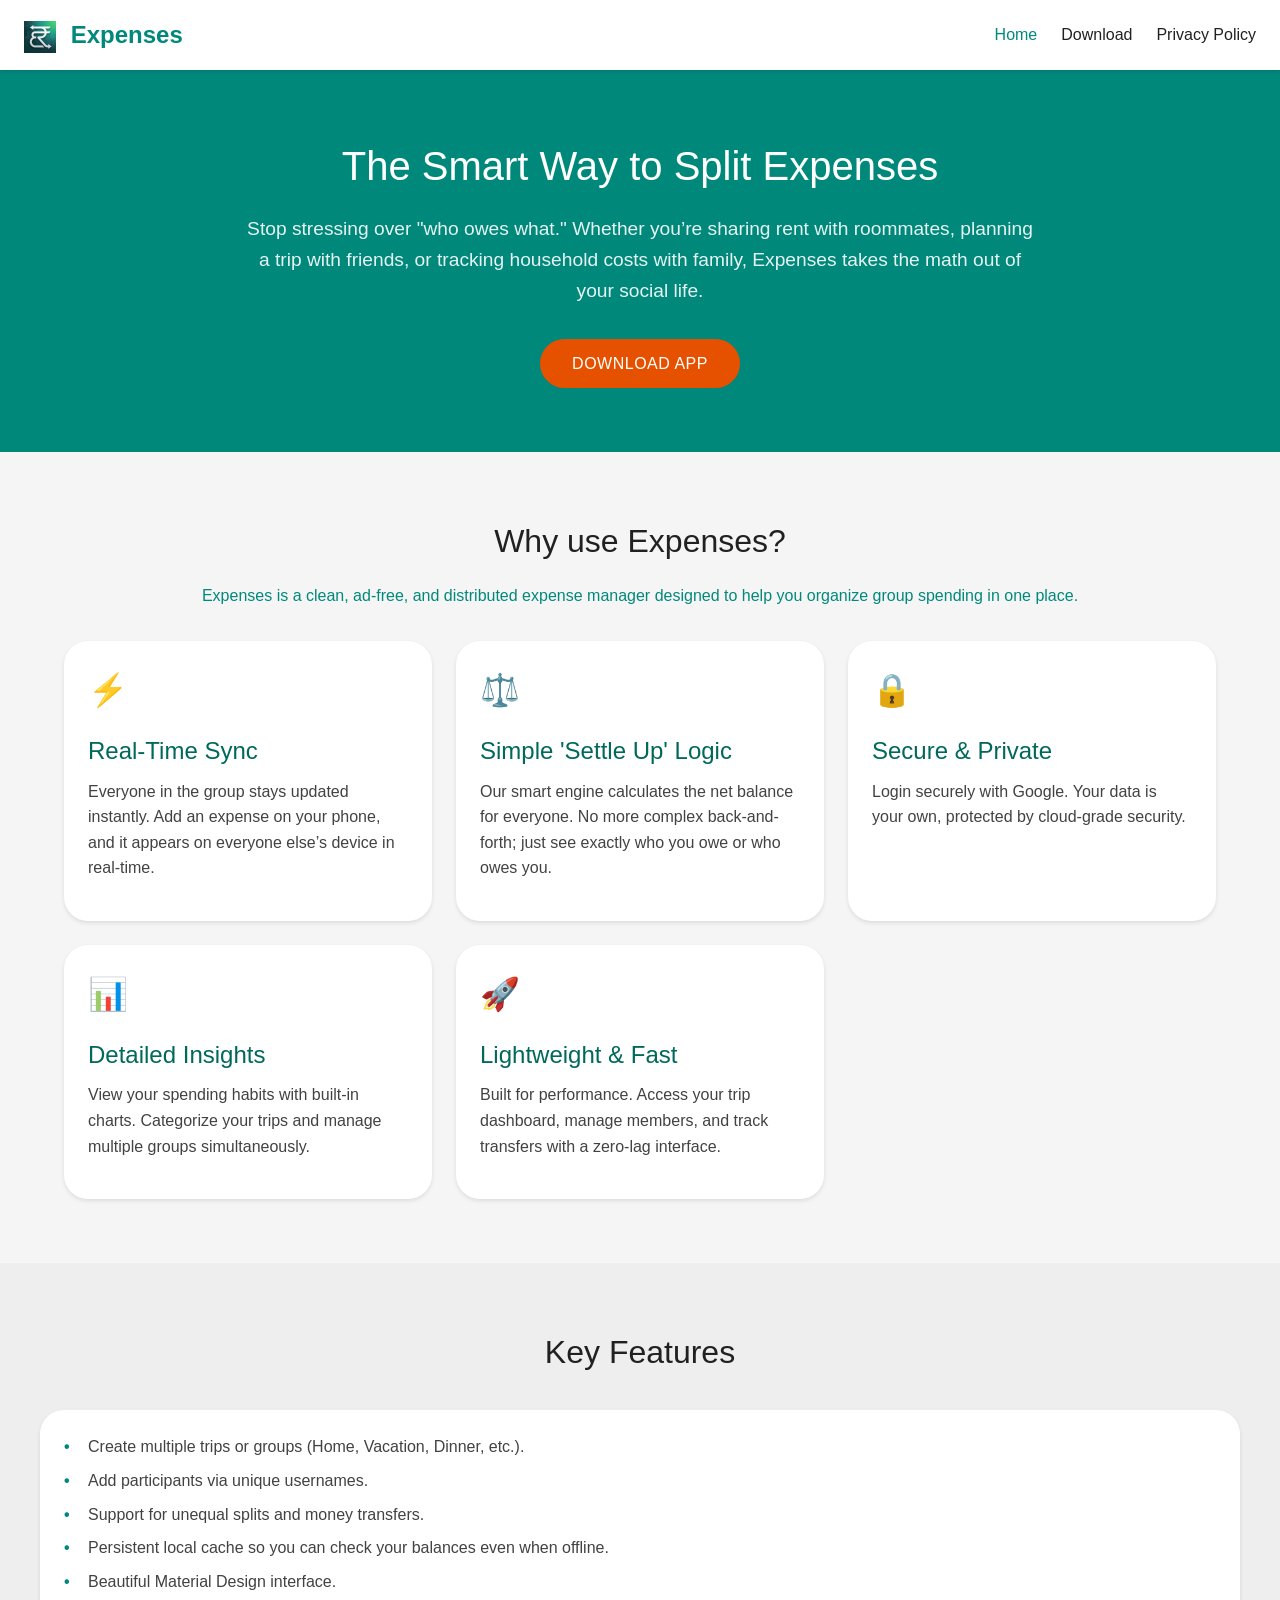
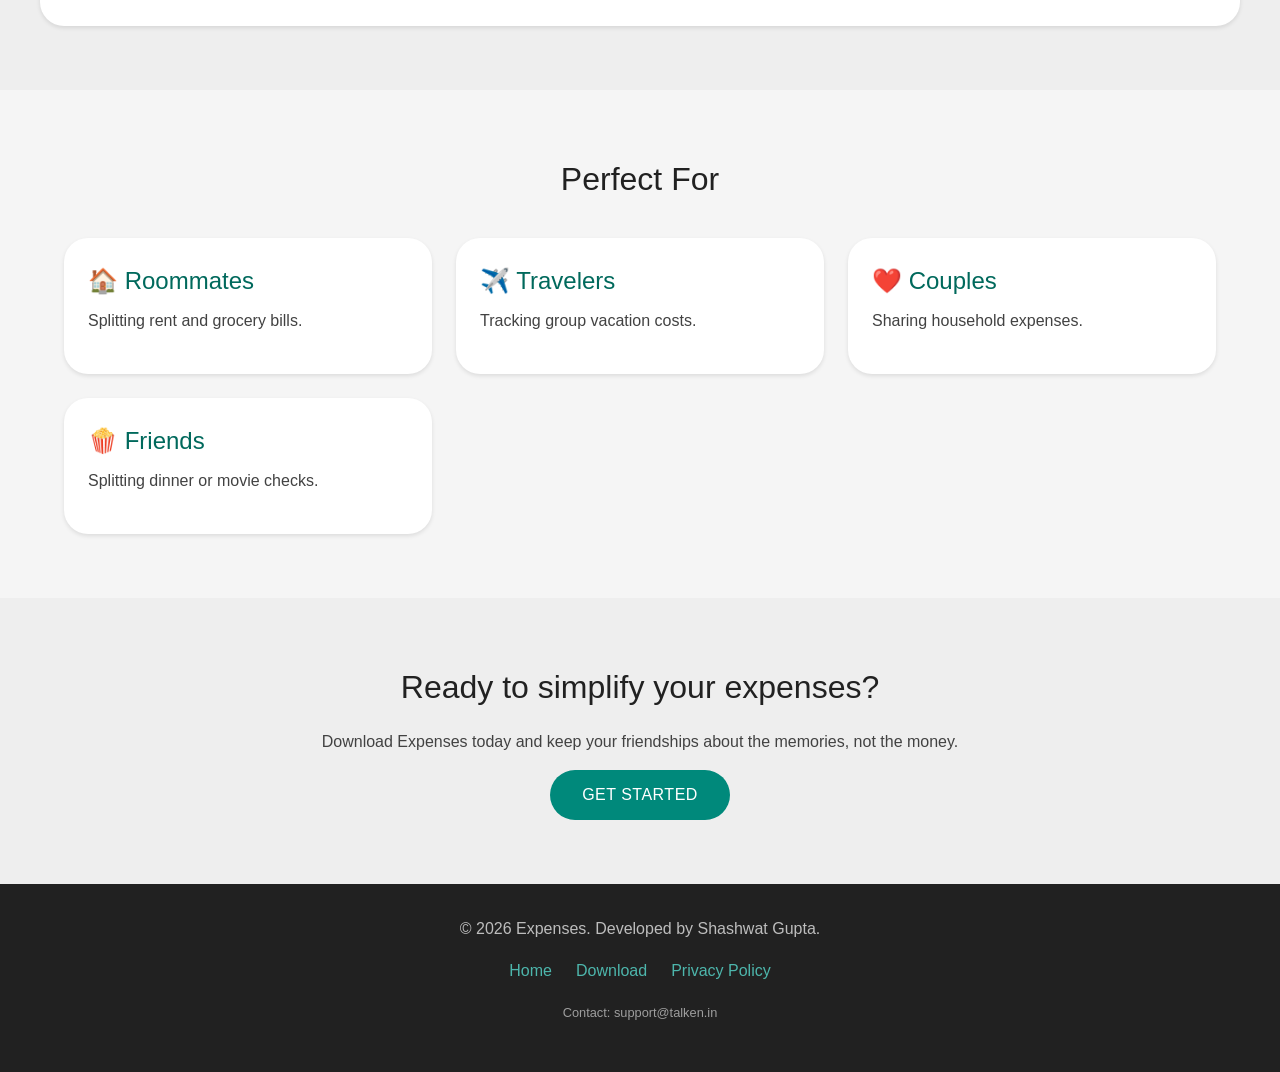
<file: index.html>
<!DOCTYPE html>
<html lang="en">
<head>
    <meta charset="UTF-8">
    <meta name="viewport" content="width=device-width, initial-scale=1.0">
    <title>Expenses - The Smart Way to Split Expenses</title>
    <link rel="stylesheet" href="styles.css">
    <link rel="icon" type="image/png" href="icon.png">
    <meta name="description" content="Simplify group expenses, track shared bills, and settle up with ease. Best for roommates, travelers, and couples.">
</head>
<body>

    <!-- Navbar -->
    <nav class="navbar">
        <div class="navbar-brand">
            <img src="icon.png" alt="Expenses Logo" style="height: 32px; vertical-align: middle; margin-right: 8px;">
            Expenses
        </div>
        <div class="navbar-links">
            <a href="index.html" class="active">Home</a>
            <a href="download.html">Download</a>
            <a href="privacy.html">Privacy Policy</a>
        </div>
    </nav>

    <!-- Hero Section -->
    <header class="hero">
        <h1>The Smart Way to Split Expenses</h1>
        <p>Stop stressing over "who owes what." Whether you’re sharing rent with roommates, planning a trip with friends, or tracking household costs with family, Expenses takes the math out of your social life.</p>
        <a href="download.html" class="btn btn-accent">Download App</a>
    </header>

    <!-- About Section -->
    <section class="section container">
        <div class="section-title">
            <h2>Why use Expenses?</h2>
            <p>Expenses is a clean, ad-free, and distributed expense manager designed to help you organize group spending in one place.</p>
        </div>
        
        <div class="card-grid">
            <div class="card">
                <div class="card-icon">⚡</div>
                <h3>Real-Time Sync</h3>
                <p>Everyone in the group stays updated instantly. Add an expense on your phone, and it appears on everyone else’s device in real-time.</p>
            </div>
            <div class="card">
                <div class="card-icon">⚖️</div>
                <h3>Simple 'Settle Up' Logic</h3>
                <p>Our smart engine calculates the net balance for everyone. No more complex back-and-forth; just see exactly who you owe or who owes you.</p>
            </div>
            <div class="card">
                <div class="card-icon">🔒</div>
                <h3>Secure & Private</h3>
                <p>Login securely with Google. Your data is your own, protected by cloud-grade security.</p>
            </div>
            <div class="card">
                <div class="card-icon">📊</div>
                <h3>Detailed Insights</h3>
                <p>View your spending habits with built-in charts. Categorize your trips and manage multiple groups simultaneously.</p>
            </div>
            <div class="card">
                <div class="card-icon">🚀</div>
                <h3>Lightweight & Fast</h3>
                <p>Built for performance. Access your trip dashboard, manage members, and track transfers with a zero-lag interface.</p>
            </div>
        </div>
    </section>

    <!-- Key Features Section -->
    <section class="section section-alt">
        <div class="container">
            <div class="section-title">
                <h2>Key Features</h2>
            </div>
            <div class="card">
                <ul class="feature-list">
                    <li>Create multiple trips or groups (Home, Vacation, Dinner, etc.).</li>
                    <li>Add participants via unique usernames.</li>
                    <li>Support for unequal splits and money transfers.</li>
                    <li>Persistent local cache so you can check your balances even when offline.</li>
                    <li>Beautiful Material Design interface.</li>
                </ul>
            </div>
        </div>
    </section>

    <!-- Use Cases Section -->
    <section class="section container">
        <div class="section-title">
            <h2>Perfect For</h2>
        </div>
        <div class="card-grid">
            <div class="card">
                <h3>🏠 Roommates</h3>
                <p>Splitting rent and grocery bills.</p>
            </div>
            <div class="card">
                <h3>✈️ Travelers</h3>
                <p>Tracking group vacation costs.</p>
            </div>
            <div class="card">
                <h3>❤️ Couples</h3>
                <p>Sharing household expenses.</p>
            </div>
            <div class="card">
                <h3>🍿 Friends</h3>
                <p>Splitting dinner or movie checks.</p>
            </div>
        </div>
    </section>

    <!-- CTA Section -->
    <section class="section section-alt" style="text-align: center;">
        <h2>Ready to simplify your expenses?</h2>
        <p>Download Expenses today and keep your friendships about the memories, not the money.</p>
        <a href="download.html" class="btn btn-primary">Get Started</a>
    </section>

    <!-- Footer -->
    <footer class="footer">
        <p>&copy; 2026 Expenses. Developed by Shashwat Gupta.</p>
        <div class="footer-links">
            <a href="index.html">Home</a>
            <a href="download.html">Download</a>
            <a href="privacy.html">Privacy Policy</a>
        </div>
        <p style="margin-top: 20px; font-size: 0.8rem; color: var(--text-disabled);">Contact: support@talken.in</p>
    </footer>

</body>
</html>
</file>
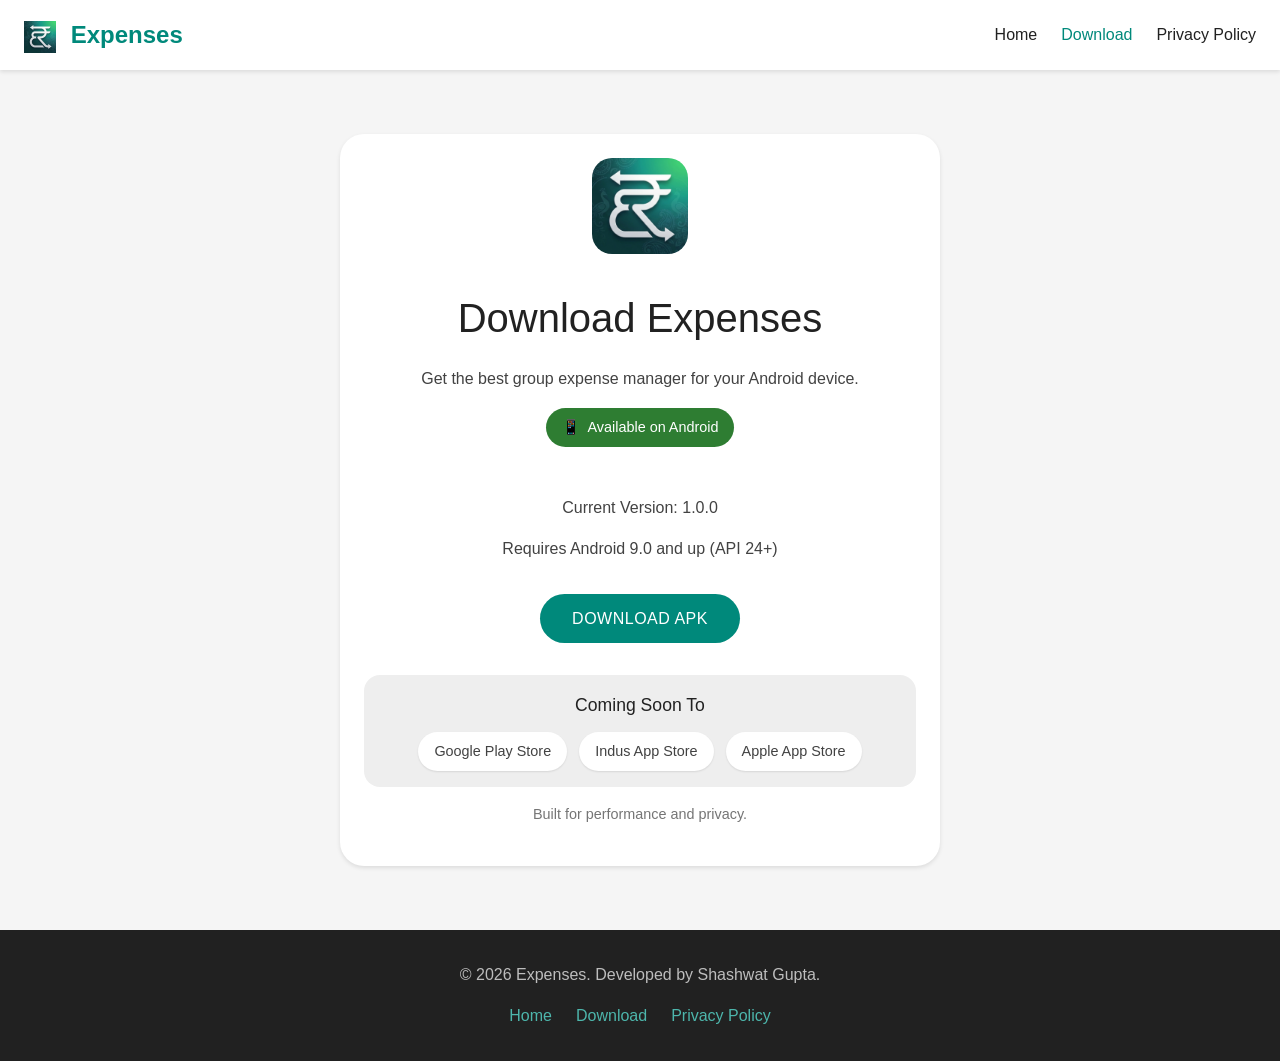
<file: download.html>
<!DOCTYPE html>
<html lang="en">
<head>
    <meta charset="UTF-8">
    <meta name="viewport" content="width=device-width, initial-scale=1.0">
    <title>Download - Expenses</title>
    <link rel="stylesheet" href="styles.css">
    <link rel="icon" type="image/png" href="icon.png">
</head>
<body>

    <!-- Navbar -->
    <nav class="navbar">
        <div class="navbar-brand">
            <img src="icon.png" alt="Expenses Logo" style="height: 32px; vertical-align: middle; margin-right: 8px;">
            Expenses
        </div>
        <div class="navbar-links">
            <a href="index.html">Home</a>
            <a href="download.html" class="active">Download</a>
            <a href="privacy.html">Privacy Policy</a>
        </div>
    </nav>

    <!-- Content -->
    <section class="section container">
        <div class="download-card card">
            <img src="icon.png" alt="Expenses App Icon" style="width: 96px; height: 96px; margin-bottom: 24px; border-radius: 20px;">
            <h1>Download Expenses</h1>
            <p>Get the best group expense manager for your Android device.</p>
            
            <div class="android-badge">
                <span>📱</span> Available on Android
            </div>

            <div style="margin: 32px 0;">
                <p>Current Version: 1.0.0</p>
                <p>Requires Android 9.0 and up (API 24+)</p>
            </div>

            <div style="display: flex; flex-direction: column; gap: 16px; align-items: center;">
                <a href="Expenses.apk" class="btn btn-primary btn-lg" download>
                    Download APK
                </a>
            </div>
            
            <div style="margin-top: 32px; padding: 16px; background-color: var(--section-background); border-radius: 16px;">
                <h3 style="margin-bottom: 12px; font-size: 1.1rem; color: var(--text-main);">Coming Soon To</h3>
                <div style="display: flex; gap: 12px; justify-content: center; flex-wrap: wrap;">
                    <span style="background: white; padding: 8px 16px; border-radius: 20px; font-size: 0.9rem; box-shadow: 0 1px 2px rgba(0,0,0,0.1);">Google Play Store</span>
                    <span style="background: white; padding: 8px 16px; border-radius: 20px; font-size: 0.9rem; box-shadow: 0 1px 2px rgba(0,0,0,0.1);">Indus App Store</span>
                    <span style="background: white; padding: 8px 16px; border-radius: 20px; font-size: 0.9rem; box-shadow: 0 1px 2px rgba(0,0,0,0.1);">Apple App Store</span>
                </div>
            </div>

            <p style="margin-top: 16px; font-size: 0.9rem; color: var(--text-secondary);">
                Built for performance and privacy.
            </p>
        </div>
    </section>

    <!-- Footer -->
    <footer class="footer">
        <p>&copy; 2026 Expenses. Developed by Shashwat Gupta.</p>
        <div class="footer-links">
            <a href="index.html">Home</a>
            <a href="download.html">Download</a>
            <a href="privacy.html">Privacy Policy</a>
        </div>
    </footer>

</body>
</html>
</file>
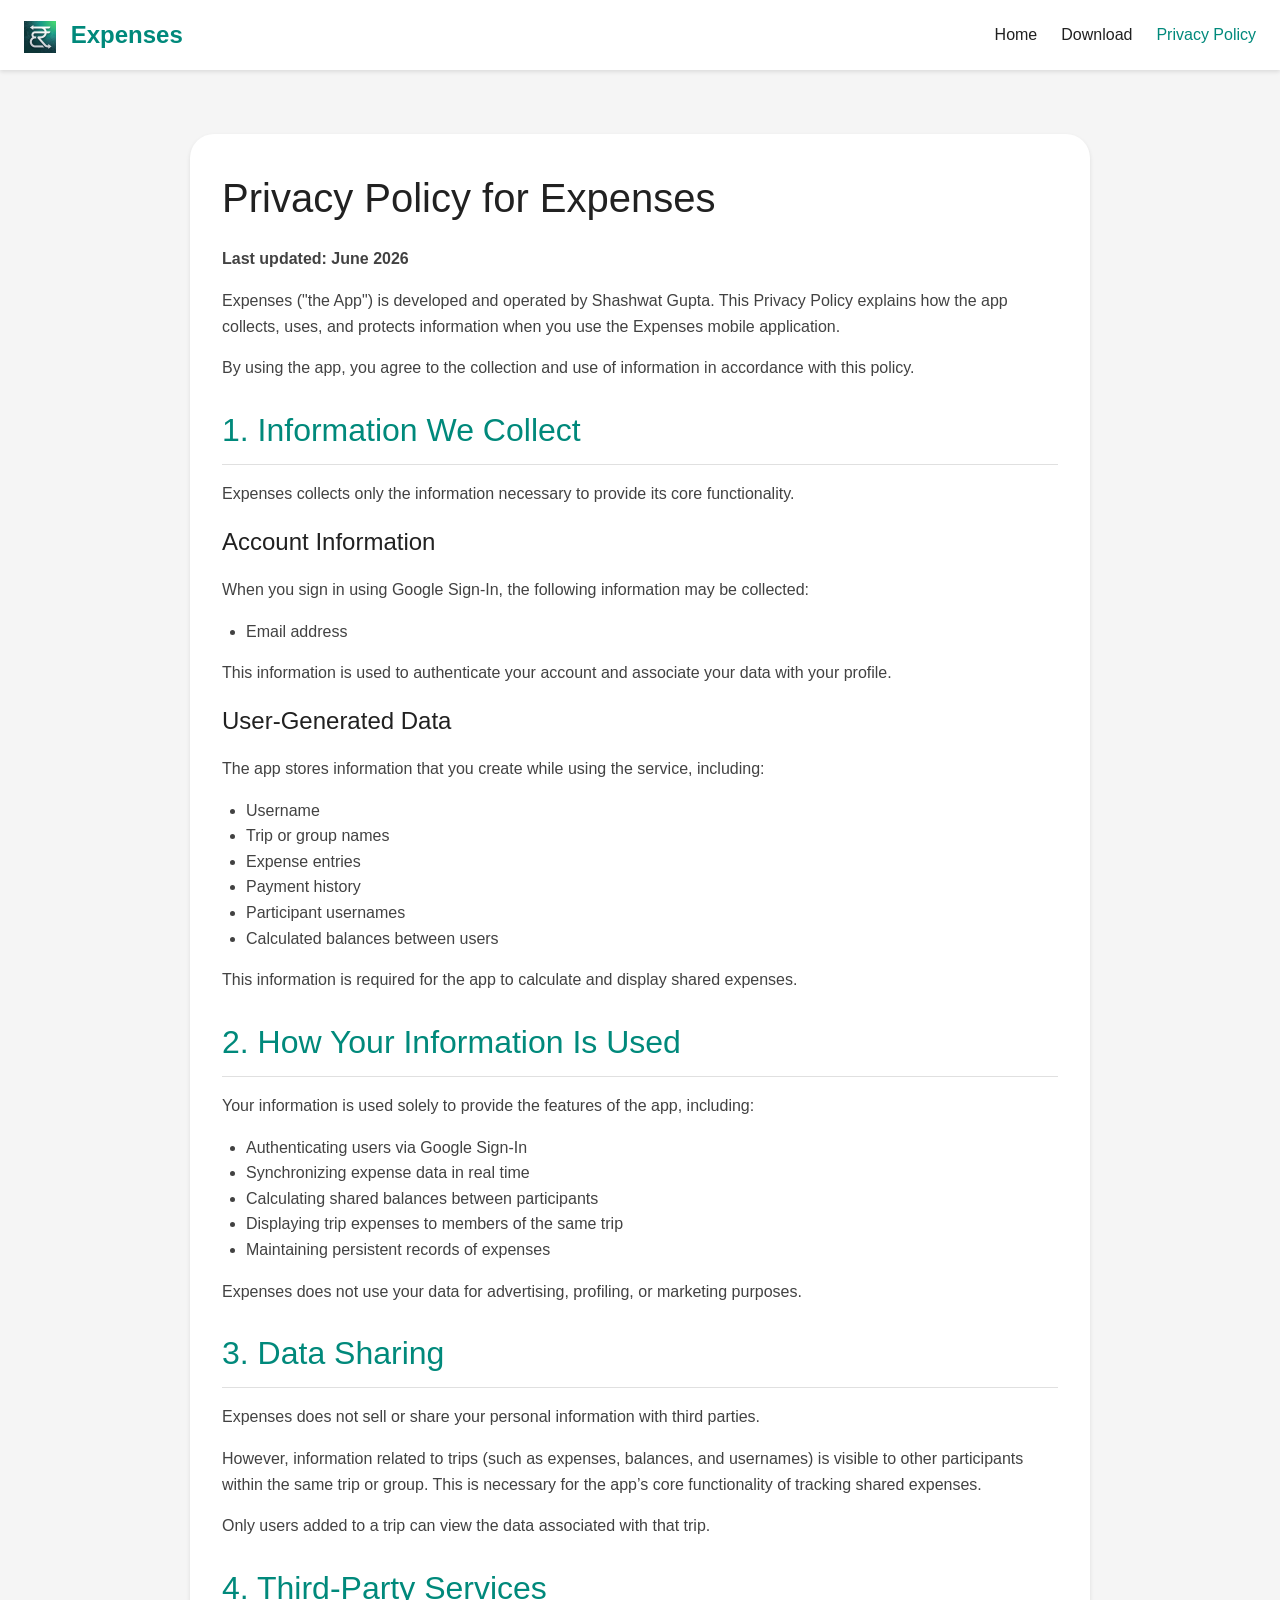
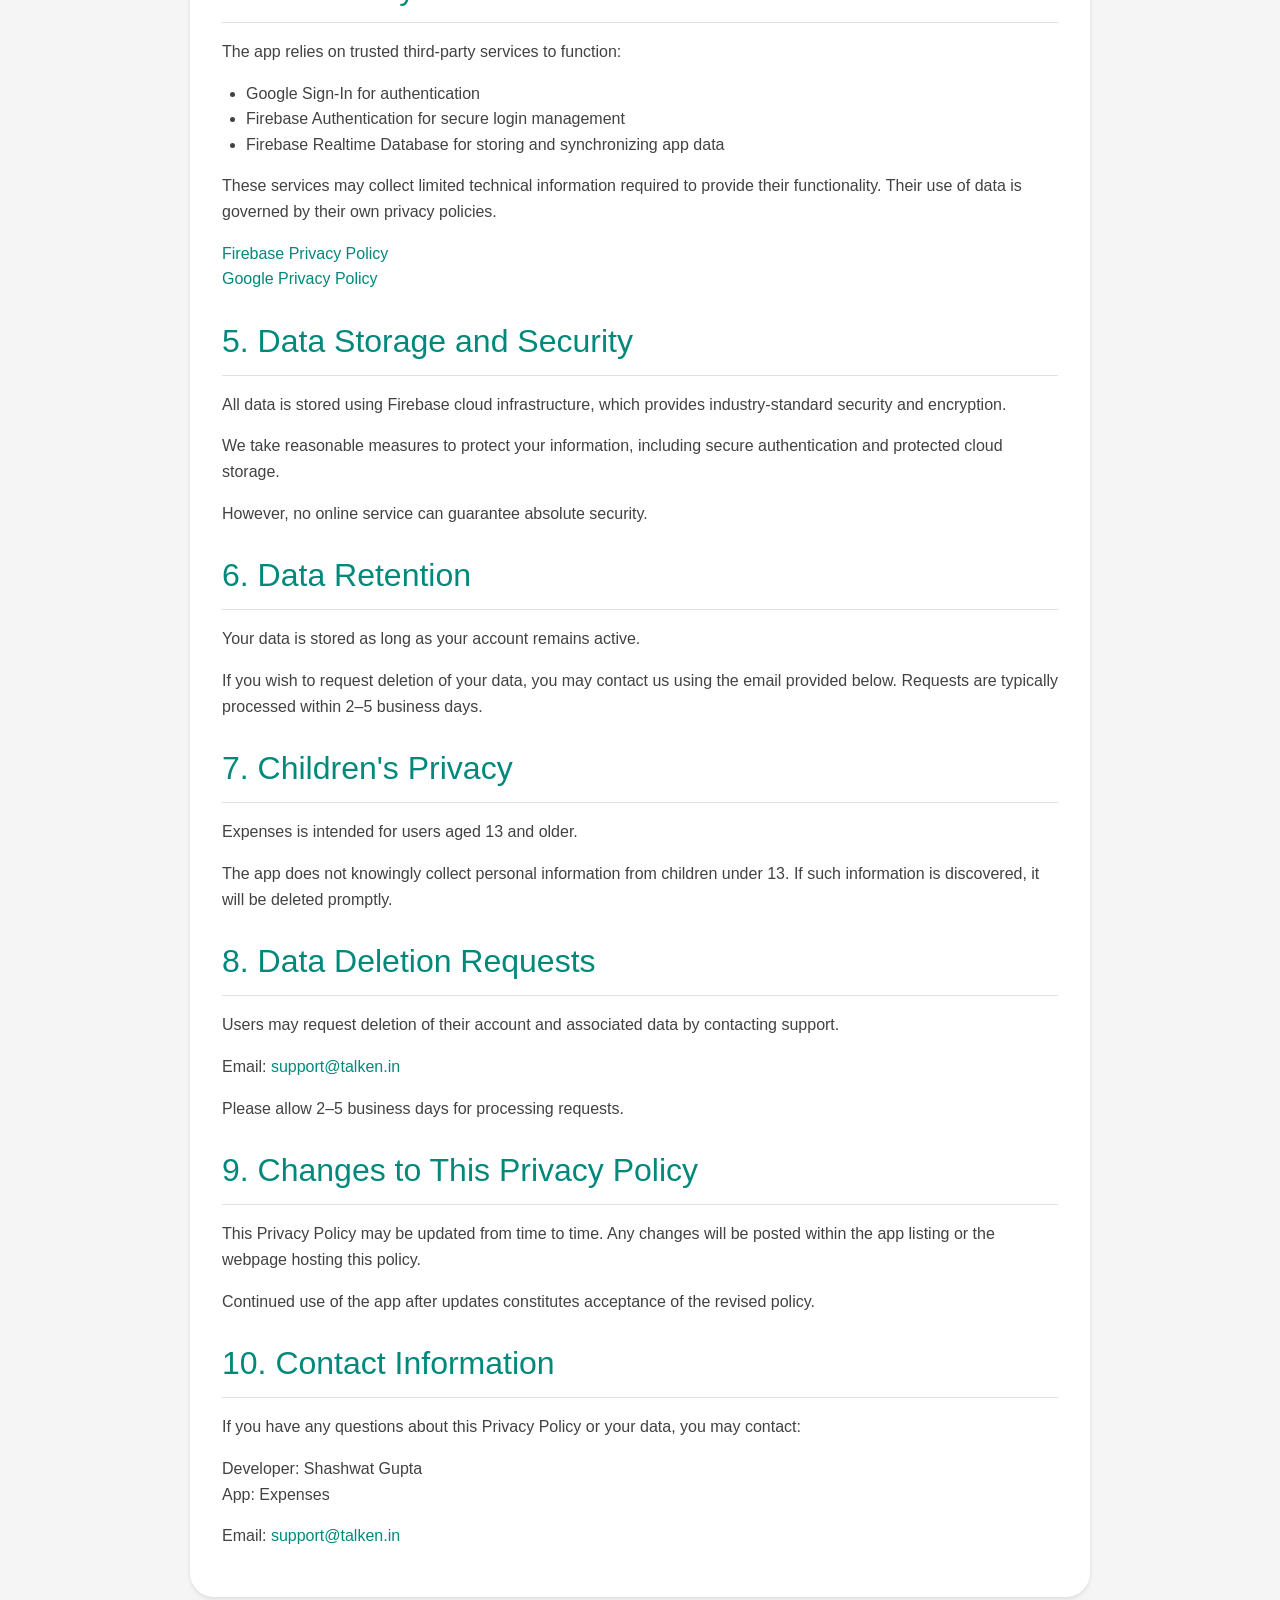
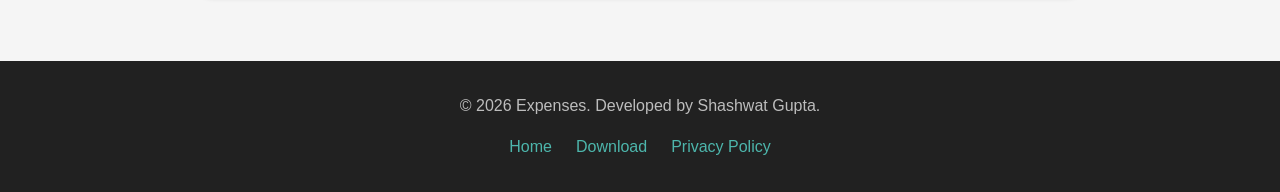
<file: privacy.html>
<!DOCTYPE html>
<html lang="en">
<head>
    <meta charset="UTF-8">
    <meta name="viewport" content="width=device-width, initial-scale=1.0">
    <title>Privacy Policy - Expenses</title>
    <link rel="stylesheet" href="styles.css">
    <link rel="icon" type="image/png" href="icon.png">
</head>
<body>

    <!-- Navbar -->
    <nav class="navbar">
        <div class="navbar-brand">
            <img src="icon.png" alt="Expenses Logo" style="height: 32px; vertical-align: middle; margin-right: 8px;">
            Expenses
        </div>
        <div class="navbar-links">
            <a href="index.html">Home</a>
            <a href="download.html">Download</a>
            <a href="privacy.html" class="active">Privacy Policy</a>
        </div>
    </nav>

    <!-- Content -->
    <div class="section container">
        <div class="privacy-content">
            <h1>Privacy Policy for Expenses</h1>
            <p><strong>Last updated: June 2026</strong></p>
            
            <p>Expenses ("the App") is developed and operated by Shashwat Gupta. This Privacy Policy explains how the app collects, uses, and protects information when you use the Expenses mobile application.</p>
            <p>By using the app, you agree to the collection and use of information in accordance with this policy.</p>

            <h2>1. Information We Collect</h2>
            <p>Expenses collects only the information necessary to provide its core functionality.</p>
            
            <h3>Account Information</h3>
            <p>When you sign in using Google Sign-In, the following information may be collected:</p>
            <ul>
                <li>Email address</li>
            </ul>
            <p>This information is used to authenticate your account and associate your data with your profile.</p>

            <h3>User-Generated Data</h3>
            <p>The app stores information that you create while using the service, including:</p>
            <ul>
                <li>Username</li>
                <li>Trip or group names</li>
                <li>Expense entries</li>
                <li>Payment history</li>
                <li>Participant usernames</li>
                <li>Calculated balances between users</li>
            </ul>
            <p>This information is required for the app to calculate and display shared expenses.</p>

            <h2>2. How Your Information Is Used</h2>
            <p>Your information is used solely to provide the features of the app, including:</p>
            <ul>
                <li>Authenticating users via Google Sign-In</li>
                <li>Synchronizing expense data in real time</li>
                <li>Calculating shared balances between participants</li>
                <li>Displaying trip expenses to members of the same trip</li>
                <li>Maintaining persistent records of expenses</li>
            </ul>
            <p>Expenses does not use your data for advertising, profiling, or marketing purposes.</p>

            <h2>3. Data Sharing</h2>
            <p>Expenses does not sell or share your personal information with third parties.</p>
            <p>However, information related to trips (such as expenses, balances, and usernames) is visible to other participants within the same trip or group. This is necessary for the app’s core functionality of tracking shared expenses.</p>
            <p>Only users added to a trip can view the data associated with that trip.</p>

            <h2>4. Third-Party Services</h2>
            <p>The app relies on trusted third-party services to function:</p>
            <ul>
                <li>Google Sign-In for authentication</li>
                <li>Firebase Authentication for secure login management</li>
                <li>Firebase Realtime Database for storing and synchronizing app data</li>
            </ul>
            <p>These services may collect limited technical information required to provide their functionality. Their use of data is governed by their own privacy policies.</p>
            <p>
                <a href="https://firebase.google.com/support/privacy" target="_blank">Firebase Privacy Policy</a><br>
                <a href="https://policies.google.com/privacy" target="_blank">Google Privacy Policy</a>
            </p>

            <h2>5. Data Storage and Security</h2>
            <p>All data is stored using Firebase cloud infrastructure, which provides industry-standard security and encryption.</p>
            <p>We take reasonable measures to protect your information, including secure authentication and protected cloud storage.</p>
            <p>However, no online service can guarantee absolute security.</p>

            <h2>6. Data Retention</h2>
            <p>Your data is stored as long as your account remains active.</p>
            <p>If you wish to request deletion of your data, you may contact us using the email provided below. Requests are typically processed within 2–5 business days.</p>

            <h2>7. Children's Privacy</h2>
            <p>Expenses is intended for users aged 13 and older.</p>
            <p>The app does not knowingly collect personal information from children under 13. If such information is discovered, it will be deleted promptly.</p>

            <h2>8. Data Deletion Requests</h2>
            <p>Users may request deletion of their account and associated data by contacting support.</p>
            <p>Email: <a href="mailto:support@talken.in">support@talken.in</a></p>
            <p>Please allow 2–5 business days for processing requests.</p>

            <h2>9. Changes to This Privacy Policy</h2>
            <p>This Privacy Policy may be updated from time to time. Any changes will be posted within the app listing or the webpage hosting this policy.</p>
            <p>Continued use of the app after updates constitutes acceptance of the revised policy.</p>

            <h2>10. Contact Information</h2>
            <p>If you have any questions about this Privacy Policy or your data, you may contact:</p>
            <p>
                Developer: Shashwat Gupta<br>
                App: Expenses
            </p>
            <p>Email: <a href="mailto:support@talken.in">support@talken.in</a></p>
        </div>
    </div>

    <!-- Footer -->
    <footer class="footer">
        <p>&copy; 2026 Expenses. Developed by Shashwat Gupta.</p>
        <div class="footer-links">
            <a href="index.html">Home</a>
            <a href="download.html">Download</a>
            <a href="privacy.html">Privacy Policy</a>
        </div>
    </footer>

</body>
</html>
</file>
<file: styles.css>
:root {
    /* Color Scheme */
    --primary: #00897B;
    --primary-dark: #00695C;
    --primary-light: #4DB6AC;

    --accent: #E65100;
    --accent-dark: #BF360C;
    --accent-light: #FF8A50;

    --background: #F5F5F5;
    --card-background: #FFFFFF;
    --section-background: #EEEEEE;
    --divider: #E0E0E0;

    --text-main: #212121;
    --text-body: #424242;
    --text-secondary: #757575;
    --text-disabled: #9E9E9E;

    --button-primary-bg: #00897B;
    --button-primary-text: #FFFFFF;
    --button-primary-hover: #00695C;

    --button-accent-bg: #E65100;
    --button-accent-text: #FFFFFF;
    --button-accent-hover: #BF360C;

    --button-outline-border: #00897B;
    --button-outline-text: #00897B;
    --button-outline-hover-bg: #E0F2F1;

    --link: #00897B;
    --link-hover: #00695C;

    --status-positive: #2E7D32;
    --status-negative: #C62828;
    --status-info: #1565C0;

    --navbar-bg: #FFFFFF;
    --navbar-text: #212121;
    --navbar-accent: #00897B;

    --hero-bg: #00897B;
    --hero-text: #FFFFFF;
    --hero-cta: #E65100;

    --footer-bg: #212121;
    --footer-text: #BDBDBD;
    --footer-links: #4DB6AC;

    /* Spacing & Layout */
    --spacing-xs: 4px;
    --spacing-sm: 8px;
    --spacing-md: 16px;
    --spacing-lg: 24px;
    --spacing-xl: 32px;
    --spacing-xxl: 64px;

    --border-radius: 24px;
    --box-shadow: 0 2px 4px rgba(0,0,0,0.1);
    --box-shadow-hover: 0 4px 8px rgba(0,0,0,0.15);
}

* {
    box-sizing: border-box;
    margin: 0;
    padding: 0;
}

body {
    font-family: 'Roboto', 'Segoe UI', sans-serif;
    background-color: var(--background);
    color: var(--text-body);
    line-height: 1.6;
}

h1, h2, h3, h4, h5, h6 {
    color: var(--text-main);
    margin-bottom: var(--spacing-md);
    font-weight: 500;
}

h1 { font-size: 2.5rem; }
h2 { font-size: 2rem; }
h3 { font-size: 1.5rem; }

p {
    margin-bottom: var(--spacing-md);
}

a {
    color: var(--link);
    text-decoration: none;
    transition: color 0.2s;
}

a:hover {
    color: var(--link-hover);
}

/* Navbar */
.navbar {
    background-color: var(--navbar-bg);
    color: var(--navbar-text);
    padding: var(--spacing-md) var(--spacing-lg);
    display: flex;
    justify-content: space-between;
    align-items: center;
    box-shadow: var(--box-shadow);
    position: sticky;
    top: 0;
    z-index: 1000;
}

.navbar-brand {
    font-size: 1.5rem;
    font-weight: bold;
    color: var(--navbar-accent);
}

.navbar-links {
    display: flex;
    gap: var(--spacing-lg);
}

.navbar-links a {
    color: var(--navbar-text);
    font-weight: 500;
}

.navbar-links a:hover {
    color: var(--navbar-accent);
}

.navbar-links a.active {
    color: var(--navbar-accent);
}

/* Hero Section */
.hero {
    background-color: var(--hero-bg);
    color: var(--hero-text);
    padding: var(--spacing-xxl) var(--spacing-lg);
    text-align: center;
}

.hero h1 {
    color: var(--hero-text);
}

.hero p {
    font-size: 1.2rem;
    max-width: 800px;
    margin: 0 auto var(--spacing-xl);
    opacity: 0.9;
}

/* Buttons */
.btn {
    display: inline-block;
    padding: 12px 32px;
    border-radius: 50px;
    font-weight: 500;
    text-transform: uppercase;
    letter-spacing: 0.5px;
    transition: background-color 0.2s, box-shadow 0.2s;
    cursor: pointer;
    border: none;
}

.btn-primary {
    background-color: var(--button-primary-bg);
    color: var(--button-primary-text);
}

.btn-primary:hover {
    background-color: var(--button-primary-hover);
    box-shadow: var(--box-shadow-hover);
    color: var(--button-primary-text);
}

.btn-accent {
    background-color: var(--button-accent-bg);
    color: var(--button-accent-text);
}

.btn-accent:hover {
    background-color: var(--button-accent-hover);
    box-shadow: var(--box-shadow-hover);
    color: var(--button-accent-text);
}

.btn-outline {
    background-color: transparent;
    border: 2px solid var(--button-outline-border);
    color: var(--button-outline-text);
}

.btn-outline:hover {
    background-color: var(--button-outline-hover-bg);
}

/* Sections */
.section {
    padding: var(--spacing-xxl) var(--spacing-lg);
}

.section-alt {
    background-color: var(--section-background);
}

.container {
    max-width: 1200px;
    margin: 0 auto;
}

.section-title {
    text-align: center;
    margin-bottom: var(--spacing-xl);
    color: var(--primary);
}

/* Cards */
.card-grid {
    display: grid;
    grid-template-columns: repeat(auto-fit, minmax(300px, 1fr));
    gap: var(--spacing-lg);
}

.card {
    background-color: var(--card-background);
    padding: var(--spacing-lg);
    border-radius: var(--border-radius);
    box-shadow: var(--box-shadow);
    transition: transform 0.2s;
}

.card:hover {
    transform: translateY(-2px);
    box-shadow: var(--box-shadow-hover);
}

.card h3 {
    color: var(--primary-dark);
    margin-bottom: var(--spacing-sm);
}

.card-icon {
    font-size: 2rem;
    color: var(--primary);
    margin-bottom: var(--spacing-md);
}

/* Features List */
.feature-list {
    list-style: none;
}

.feature-list li {
    margin-bottom: var(--spacing-sm);
    padding-left: var(--spacing-lg);
    position: relative;
}

.feature-list li::before {
    content: "•";
    color: var(--primary);
    font-weight: bold;
    position: absolute;
    left: 0;
}

/* Footer */
.footer {
    background-color: var(--footer-bg);
    color: var(--footer-text);
    padding: var(--spacing-xl) var(--spacing-lg);
    text-align: center;
}

.footer a {
    color: var(--footer-links);
}

.footer-links {
    margin-top: var(--spacing-md);
    display: flex;
    justify-content: center;
    gap: var(--spacing-lg);
}

/* Privacy Policy Specifics */
.privacy-content {
    background-color: var(--card-background);
    padding: var(--spacing-xl);
    border-radius: var(--border-radius);
    box-shadow: var(--box-shadow);
    max-width: 900px;
    margin: 0 auto;
}

.privacy-content h2 {
    color: var(--primary);
    margin-top: var(--spacing-lg);
    border-bottom: 1px solid var(--divider);
    padding-bottom: var(--spacing-sm);
}

.privacy-content ul {
    margin-left: var(--spacing-lg);
    margin-bottom: var(--spacing-md);
}

/* Download Page Specifics */
.download-card {
    text-align: center;
    max-width: 600px;
    margin: 0 auto;
}

.android-badge {
    display: inline-flex;
    align-items: center;
    gap: var(--spacing-sm);
    background-color: var(--status-positive);
    color: white;
    padding: var(--spacing-sm) var(--spacing-md);
    border-radius: 50px;
    font-size: 0.9rem;
    margin-bottom: var(--spacing-md);
}

/* Responsive */
@media (max-width: 768px) {
    h1 { font-size: 2rem; }
    h2 { font-size: 1.75rem; }
    
    .navbar {
        flex-direction: column;
        gap: var(--spacing-md);
    }
    
    .hero {
        padding: var(--spacing-xl) var(--spacing-md);
    }
}
</file>
